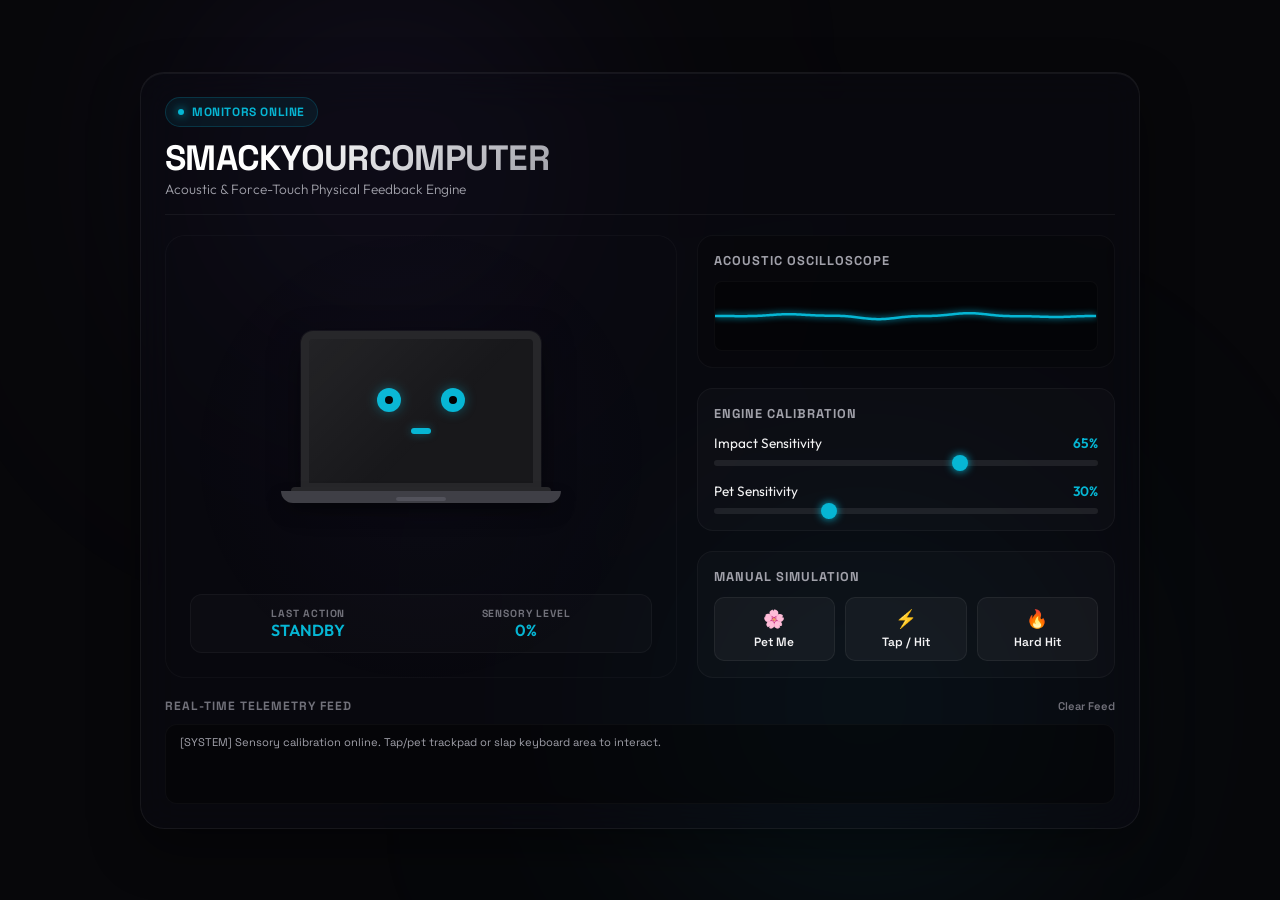
<file: web/index.html>
<!DOCTYPE html>
<html lang="en">
<head>
    <meta charset="UTF-8">
    <meta name="viewport" content="width=device-width, initial-scale=1.0">
    <title>SmackYourComputer Dashboard</title>
    <!-- Google Fonts for premium typography -->
    <link rel="preconnect" href="https://fonts.googleapis.com">
    <link rel="preconnect" href="https://fonts.gstatic.com" crossorigin>
    <link href="https://fonts.googleapis.com/css2?family=Outfit:wght@300;400;600;800&family=Space+Grotesk:wght@400;700&display=swap" rel="stylesheet">
    <link rel="stylesheet" href="index.css">
</head>
<body>
    <div class="background-decorations">
        <div class="glow-orb orb-1"></div>
        <div class="glow-orb orb-2"></div>
    </div>

    <div class="dashboard-container">
        <!-- Main Interface Glass -->
        <main class="dashboard-card">
            
            <!-- Header section -->
            <header class="dashboard-header">
                <div class="status-badge" id="system-status">
                    <span class="status-dot"></span>
                    <span class="status-text">MONITORS ONLINE</span>
                </div>
                <h1 class="dashboard-title">SMACKYOURCOMPUTER</h1>
                <p class="dashboard-subtitle">Acoustic & Force-Touch Physical Feedback Engine</p>
            </header>

            <!-- Grid Layout -->
            <div class="dashboard-grid">
                
                <!-- Left Panel: The Interactive Laptop Avatar -->
                <section class="panel avatar-panel">
                    <div class="avatar-container" id="avatar-container">
                        <!-- Custom designed cute laptop face -->
                        <div class="laptop-avatar" id="laptop-avatar">
                            <div class="laptop-screen">
                                <div class="face">
                                    <div class="eyes">
                                        <div class="eye left-eye">
                                            <div class="pupil"></div>
                                        </div>
                                        <div class="eye right-eye">
                                            <div class="pupil"></div>
                                        </div>
                                    </div>
                                    <div class="cheeks">
                                        <div class="cheek left-cheek"></div>
                                        <div class="cheek right-cheek"></div>
                                    </div>
                                    <div class="mouth" id="mouth"></div>
                                </div>
                                <div class="screen-overlay"></div>
                            </div>
                            <div class="laptop-base">
                                <div class="base-top"></div>
                                <div class="trackpad-indicator" id="trackpad-ind"></div>
                            </div>
                        </div>
                    </div>
                    
                    <div class="interaction-hud">
                        <div class="hud-stat">
                            <span class="hud-label">LAST ACTION</span>
                            <span class="hud-value" id="hud-last-action">STANDBY</span>
                        </div>
                        <div class="hud-stat">
                            <span class="hud-label">SENSORY LEVEL</span>
                            <span class="hud-value" id="hud-sensory-level">0%</span>
                        </div>
                    </div>
                </section>

                <!-- Right Panel: Configurations & Audio Wave -->
                <section class="panel control-panel">
                    
                    <!-- Wave Visualizer Card -->
                    <div class="sub-card visualizer-card">
                        <h3 class="card-title">ACOUSTIC OSCILLOSCOPE</h3>
                        <div class="canvas-container">
                            <canvas id="wave-canvas"></canvas>
                        </div>
                    </div>

                    <!-- Calibration Settings -->
                    <div class="sub-card calibration-card">
                        <h3 class="card-title">ENGINE CALIBRATION</h3>
                        
                        <div class="setting-row">
                            <div class="setting-info">
                                <label for="mic-threshold">Impact Sensitivity</label>
                                <span class="setting-value" id="mic-val">65%</span>
                            </div>
                            <input type="range" id="mic-threshold" min="1" max="100" value="65" class="slider">
                        </div>

                        <div class="setting-row">
                            <div class="setting-info">
                                <label for="pet-threshold">Pet Sensitivity</label>
                                <span class="setting-value" id="pet-val">30%</span>
                            </div>
                            <input type="range" id="pet-threshold" min="1" max="100" value="30" class="slider">
                        </div>
                    </div>

                    <!-- Manual Interactors (For testing) -->
                    <div class="sub-card test-card">
                        <h3 class="card-title">MANUAL SIMULATION</h3>
                        <div class="button-grid">
                            <button class="btn btn-pet" id="btn-simulate-pet">
                                <span class="btn-icon">🌸</span> Pet Me
                            </button>
                            <button class="btn btn-hit" id="btn-simulate-hit">
                                <span class="btn-icon">⚡</span> Tap / Hit
                            </button>
                            <button class="btn btn-hard" id="btn-simulate-hard">
                                <span class="btn-icon">🔥</span> Hard Hit
                            </button>
                        </div>
                    </div>

                </section>
            </div>

            <!-- Footer: Live Logs -->
            <footer class="dashboard-footer">
                <div class="log-container">
                    <div class="log-header">
                        <h4 class="log-title">REAL-TIME TELEMETRY FEED</h4>
                        <button class="btn-clear" id="btn-clear-logs">Clear Feed</button>
                    </div>
                    <div class="log-feed" id="log-feed">
                        <div class="log-entry system-msg">[SYSTEM] Sensory calibration online. Tap/pet trackpad or slap keyboard area to interact.</div>
                    </div>
                </div>
            </footer>

        </main>
    </div>
    
    <script src="index.js"></script>
</body>
</html>
</file>
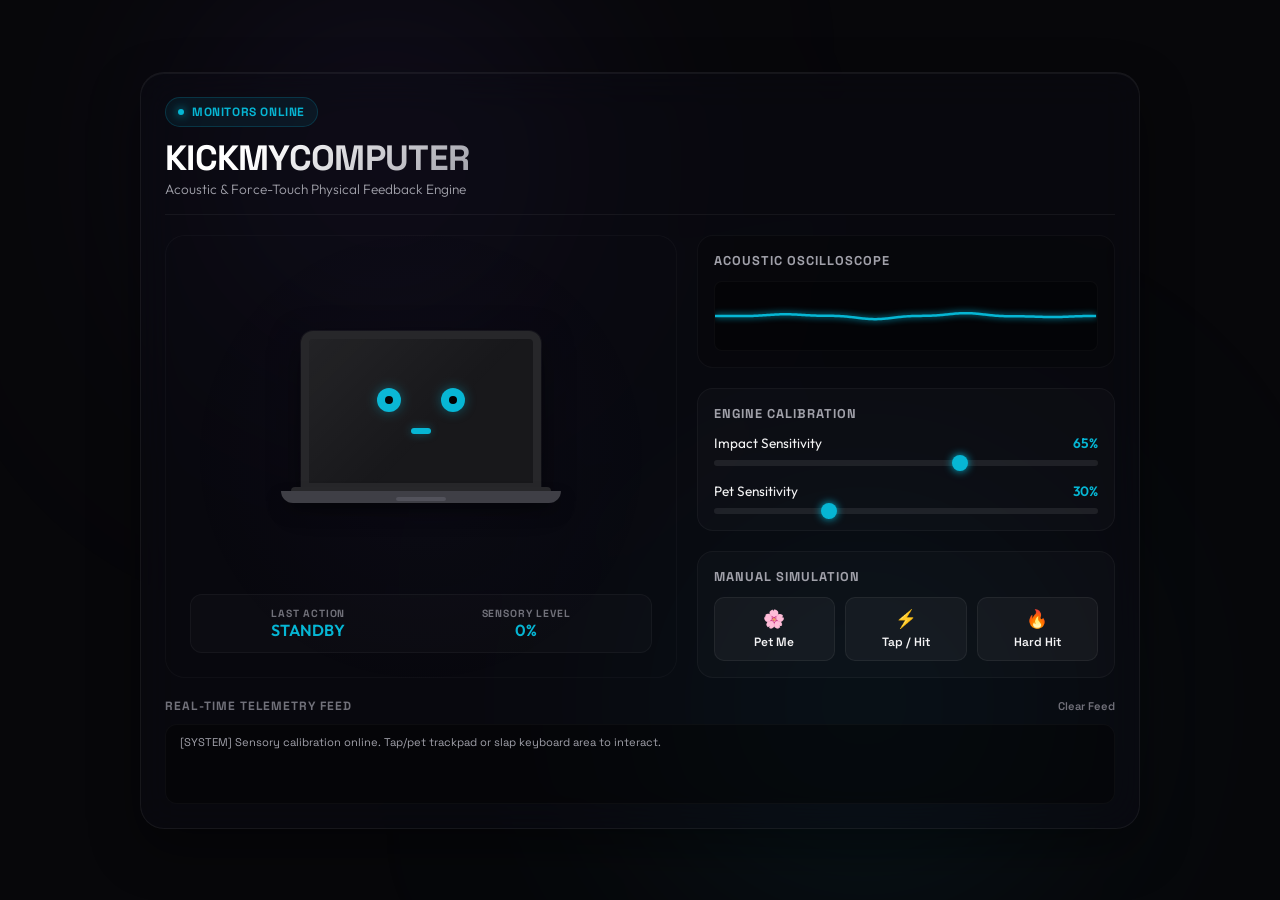
<file: KickMyComputer.app/Contents/Resources/index.html>
<!DOCTYPE html>
<html lang="en">
<head>
    <meta charset="UTF-8">
    <meta name="viewport" content="width=device-width, initial-scale=1.0">
    <title>KickMyComputer Dashboard</title>
    <!-- Google Fonts for premium typography -->
    <link rel="preconnect" href="https://fonts.googleapis.com">
    <link rel="preconnect" href="https://fonts.gstatic.com" crossorigin>
    <link href="https://fonts.googleapis.com/css2?family=Outfit:wght@300;400;600;800&family=Space+Grotesk:wght@400;700&display=swap" rel="stylesheet">
    <link rel="stylesheet" href="index.css">
</head>
<body>
    <div class="background-decorations">
        <div class="glow-orb orb-1"></div>
        <div class="glow-orb orb-2"></div>
    </div>

    <div class="dashboard-container">
        <!-- Main Interface Glass -->
        <main class="dashboard-card">
            
            <!-- Header section -->
            <header class="dashboard-header">
                <div class="status-badge" id="system-status">
                    <span class="status-dot"></span>
                    <span class="status-text">MONITORS ONLINE</span>
                </div>
                <h1 class="dashboard-title">KICKMYCOMPUTER</h1>
                <p class="dashboard-subtitle">Acoustic & Force-Touch Physical Feedback Engine</p>
            </header>

            <!-- Grid Layout -->
            <div class="dashboard-grid">
                
                <!-- Left Panel: The Interactive Laptop Avatar -->
                <section class="panel avatar-panel">
                    <div class="avatar-container" id="avatar-container">
                        <!-- Custom designed cute laptop face -->
                        <div class="laptop-avatar" id="laptop-avatar">
                            <div class="laptop-screen">
                                <div class="face">
                                    <div class="eyes">
                                        <div class="eye left-eye">
                                            <div class="pupil"></div>
                                        </div>
                                        <div class="eye right-eye">
                                            <div class="pupil"></div>
                                        </div>
                                    </div>
                                    <div class="cheeks">
                                        <div class="cheek left-cheek"></div>
                                        <div class="cheek right-cheek"></div>
                                    </div>
                                    <div class="mouth" id="mouth"></div>
                                </div>
                                <div class="screen-overlay"></div>
                            </div>
                            <div class="laptop-base">
                                <div class="base-top"></div>
                                <div class="trackpad-indicator" id="trackpad-ind"></div>
                            </div>
                        </div>
                    </div>
                    
                    <div class="interaction-hud">
                        <div class="hud-stat">
                            <span class="hud-label">LAST ACTION</span>
                            <span class="hud-value" id="hud-last-action">STANDBY</span>
                        </div>
                        <div class="hud-stat">
                            <span class="hud-label">SENSORY LEVEL</span>
                            <span class="hud-value" id="hud-sensory-level">0%</span>
                        </div>
                    </div>
                </section>

                <!-- Right Panel: Configurations & Audio Wave -->
                <section class="panel control-panel">
                    
                    <!-- Wave Visualizer Card -->
                    <div class="sub-card visualizer-card">
                        <h3 class="card-title">ACOUSTIC OSCILLOSCOPE</h3>
                        <div class="canvas-container">
                            <canvas id="wave-canvas"></canvas>
                        </div>
                    </div>

                    <!-- Calibration Settings -->
                    <div class="sub-card calibration-card">
                        <h3 class="card-title">ENGINE CALIBRATION</h3>
                        
                        <div class="setting-row">
                            <div class="setting-info">
                                <label for="mic-threshold">Impact Sensitivity</label>
                                <span class="setting-value" id="mic-val">65%</span>
                            </div>
                            <input type="range" id="mic-threshold" min="1" max="100" value="65" class="slider">
                        </div>

                        <div class="setting-row">
                            <div class="setting-info">
                                <label for="pet-threshold">Pet Sensitivity</label>
                                <span class="setting-value" id="pet-val">30%</span>
                            </div>
                            <input type="range" id="pet-threshold" min="1" max="100" value="30" class="slider">
                        </div>
                    </div>

                    <!-- Manual Interactors (For testing) -->
                    <div class="sub-card test-card">
                        <h3 class="card-title">MANUAL SIMULATION</h3>
                        <div class="button-grid">
                            <button class="btn btn-pet" id="btn-simulate-pet">
                                <span class="btn-icon">🌸</span> Pet Me
                            </button>
                            <button class="btn btn-hit" id="btn-simulate-hit">
                                <span class="btn-icon">⚡</span> Tap / Hit
                            </button>
                            <button class="btn btn-hard" id="btn-simulate-hard">
                                <span class="btn-icon">🔥</span> Hard Hit
                            </button>
                        </div>
                    </div>

                </section>
            </div>

            <!-- Footer: Live Logs -->
            <footer class="dashboard-footer">
                <div class="log-container">
                    <div class="log-header">
                        <h4 class="log-title">REAL-TIME TELEMETRY FEED</h4>
                        <button class="btn-clear" id="btn-clear-logs">Clear Feed</button>
                    </div>
                    <div class="log-feed" id="log-feed">
                        <div class="log-entry system-msg">[SYSTEM] Sensory calibration online. Tap/pet trackpad or slap keyboard area to interact.</div>
                    </div>
                </div>
            </footer>

        </main>
    </div>
    
    <script src="index.js"></script>
</body>
</html>
</file>
<file: web/index.css>
/* Core Theme Design System */
:root {
    --bg-dark: #07070a;
    --card-bg: rgba(13, 13, 20, 0.45);
    --card-border: rgba(255, 255, 255, 0.06);
    --card-glow: rgba(139, 92, 246, 0.05);
    
    --primary: #8b5cf6; /* Electric Violet */
    --primary-glow: rgba(139, 92, 246, 0.4);
    --cyan: #06b6d4; /* Neon Cyan */
    --cyan-glow: rgba(6, 182, 212, 0.4);
    --crimson: #ef4444; /* Angry Crimson */
    --crimson-glow: rgba(239, 68, 68, 0.5);
    --pink: #ec4899; /* Blush Pink */
    --pink-glow: rgba(236, 72, 153, 0.4);
    
    --text-main: #f4f4f5;
    --text-muted: #a1a1aa;
    --text-dark: #71717a;
    
    --font-heading: 'Space Grotesk', sans-serif;
    --font-body: 'Outfit', sans-serif;
    
    --transition-smooth: all 0.3s cubic-bezier(0.25, 0.8, 0.25, 1);
}

/* Reset and Layout Base */
* {
    box-sizing: border-box;
    margin: 0;
    padding: 0;
}

body {
    background-color: var(--bg-dark);
    color: var(--text-main);
    font-family: var(--font-body);
    min-height: 100vh;
    display: flex;
    justify-content: center;
    align-items: center;
    overflow-x: hidden;
    position: relative;
}

/* Stunning Ambient Glow Orbs in Background */
.background-decorations {
    position: absolute;
    top: 0;
    left: 0;
    width: 100vw;
    height: 100vh;
    overflow: hidden;
    z-index: 1;
    pointer-events: none;
}

.glow-orb {
    position: absolute;
    border-radius: 50%;
    filter: blur(120px);
    opacity: 0.15;
    mix-blend-mode: screen;
}

.orb-1 {
    top: -10%;
    left: 10%;
    width: 40vw;
    height: 40vw;
    background: radial-gradient(circle, var(--primary) 0%, transparent 70%);
    animation: pulse-slow 15s infinite alternate;
}

.orb-2 {
    bottom: -10%;
    right: 10%;
    width: 45vw;
    height: 45vw;
    background: radial-gradient(circle, var(--cyan) 0%, transparent 70%);
    animation: pulse-slow 18s infinite alternate-reverse;
}

/* Master Glassmorphic Dashboard Wrapper */
.dashboard-container {
    width: 92vw;
    max-width: 1000px;
    margin: 20px auto;
    z-index: 10;
}

.dashboard-card {
    background: var(--card-bg);
    border: 1px solid var(--card-border);
    backdrop-filter: blur(20px);
    -webkit-backdrop-filter: blur(20px);
    border-radius: 24px;
    padding: 24px;
    box-shadow: 0 20px 50px rgba(0, 0, 0, 0.4), 
                inset 0 1px 0 rgba(255, 255, 255, 0.05);
    display: flex;
    flex-direction: column;
    gap: 20px;
}

/* Header Design */
.dashboard-header {
    display: flex;
    flex-direction: column;
    align-items: flex-start;
    border-bottom: 1px solid rgba(255, 255, 255, 0.05);
    padding-bottom: 16px;
    position: relative;
}

.status-badge {
    display: inline-flex;
    align-items: center;
    gap: 8px;
    background: rgba(6, 182, 212, 0.08);
    border: 1px solid rgba(6, 182, 212, 0.2);
    padding: 6px 12px;
    border-radius: 100px;
    font-size: 0.75rem;
    font-weight: 700;
    color: var(--cyan);
    letter-spacing: 0.05em;
    font-family: var(--font-heading);
    margin-bottom: 8px;
}

.status-dot {
    width: 6px;
    height: 6px;
    background-color: var(--cyan);
    border-radius: 50%;
    box-shadow: 0 0 10px var(--cyan);
    animation: heart-pulse 1.5s infinite;
}

.dashboard-title {
    font-family: var(--font-heading);
    font-size: 2.2rem;
    font-weight: 800;
    letter-spacing: -0.02em;
    background: linear-gradient(135deg, #ffffff 30%, #a1a1aa 100%);
    -webkit-background-clip: text;
    -webkit-text-fill-color: transparent;
}

.dashboard-subtitle {
    font-size: 0.85rem;
    color: var(--text-muted);
    font-weight: 300;
}

/* Grid Layout */
.dashboard-grid {
    display: grid;
    grid-template-columns: 1.1fr 0.9fr;
    gap: 20px;
}

@media (max-width: 768px) {
    .dashboard-grid {
        grid-template-columns: 1fr;
    }
}

/* Panel Containers */
.panel {
    display: flex;
    flex-direction: column;
    gap: 20px;
}

.sub-card {
    background: rgba(255, 255, 255, 0.02);
    border: 1px solid rgba(255, 255, 255, 0.04);
    border-radius: 16px;
    padding: 16px;
    transition: var(--transition-smooth);
}

.sub-card:hover {
    border-color: rgba(255, 255, 255, 0.08);
    box-shadow: 0 8px 30px rgba(0, 0, 0, 0.2);
}

.card-title {
    font-family: var(--font-heading);
    font-size: 0.8rem;
    color: var(--text-muted);
    letter-spacing: 0.08em;
    text-transform: uppercase;
    margin-bottom: 12px;
    font-weight: 700;
}

/* Left Panel: The Laptop Avatar viewport */
.avatar-panel {
    background: radial-gradient(circle at center, rgba(139, 92, 246, 0.03) 0%, transparent 70%);
    border: 1px solid rgba(255, 255, 255, 0.03);
    border-radius: 20px;
    padding: 24px;
    justify-content: center;
    align-items: center;
    position: relative;
    overflow: hidden;
    min-height: 380px;
}

.avatar-container {
    perspective: 1000px;
    display: flex;
    justify-content: center;
    align-items: center;
    width: 100%;
    height: 100%;
}

/* HIGH FIDELITY LAPTOP AVATAR ENGINE */
.laptop-avatar {
    width: 280px;
    display: flex;
    flex-direction: column;
    align-items: center;
    transform-style: preserve-3d;
    transition: transform 0.5s cubic-bezier(0.175, 0.885, 0.32, 1.275);
}

.laptop-screen {
    width: 240px;
    height: 160px;
    background: #18181b;
    border: 8px solid #27272a;
    border-radius: 12px 12px 0 0;
    box-shadow: 0 10px 30px rgba(0,0,0,0.5),
                0 0 0 1px rgba(255,255,255,0.05);
    display: flex;
    justify-content: center;
    align-items: center;
    position: relative;
    overflow: hidden;
    transition: var(--transition-smooth);
}

.screen-overlay {
    position: absolute;
    top: 0;
    left: 0;
    right: 0;
    bottom: 0;
    background: linear-gradient(135deg, rgba(255,255,255,0.05) 0%, transparent 60%);
    pointer-events: none;
    z-index: 10;
}

/* The Face Structure */
.face {
    display: flex;
    flex-direction: column;
    align-items: center;
    gap: 16px;
    z-index: 5;
    transition: var(--transition-smooth);
}

.eyes {
    display: flex;
    gap: 40px;
}

.eye {
    width: 24px;
    height: 24px;
    background: var(--cyan);
    border-radius: 50%;
    display: flex;
    justify-content: center;
    align-items: center;
    position: relative;
    box-shadow: 0 0 12px var(--cyan-glow);
    transition: var(--transition-smooth);
}

.pupil {
    width: 8px;
    height: 8px;
    background: #000;
    border-radius: 50%;
    transition: var(--transition-smooth);
}

.cheeks {
    display: flex;
    gap: 80px;
    position: absolute;
    top: 72px;
}

.cheek {
    width: 14px;
    height: 8px;
    background: var(--pink);
    border-radius: 50%;
    opacity: 0;
    filter: blur(1px);
    transition: var(--transition-smooth);
}

.mouth {
    width: 20px;
    height: 6px;
    background: var(--cyan);
    border-radius: 100px;
    box-shadow: 0 0 8px var(--cyan-glow);
    transition: var(--transition-smooth);
}

/* Base Part */
.laptop-base {
    width: 280px;
    height: 12px;
    background: #3f3f46;
    border-radius: 0 0 16px 16px;
    box-shadow: 0 8px 16px rgba(0,0,0,0.4);
    position: relative;
    transform-style: preserve-3d;
}

.base-top {
    position: absolute;
    top: -4px;
    left: 10px;
    right: 10px;
    height: 4px;
    background: #27272a;
    border-radius: 4px 4px 0 0;
}

.trackpad-indicator {
    position: absolute;
    bottom: 2px;
    left: 50%;
    transform: translateX(-50%);
    width: 50px;
    height: 4px;
    background: #52525b;
    border-radius: 2px;
    transition: var(--transition-smooth);
}

/* PHYSICAL INTERACTIONS STATE DESIGN SYSTEM */

/* Ambient Breath when idle */
.laptop-avatar {
    animation: breathing 4s ease-in-out infinite;
}

@keyframes breathing {
    0% { transform: translateY(0) rotateX(0deg); }
    50% { transform: translateY(-4px) rotateX(2deg); }
    100% { transform: translateY(0) rotateX(0deg); }
}

/* STATE 1: PETTING (Heart Eyes, Blush, Glowing Base) */
.state-petting .laptop-screen {
    border-color: var(--pink);
    box-shadow: 0 10px 40px rgba(236, 72, 153, 0.25), 0 0 0 1px rgba(236,72,153,0.1);
}

.state-petting .eye {
    background: var(--pink);
    height: 12px;
    border-radius: 100px 100px 0 0; /* Arched happy eyes */
    box-shadow: 0 0 15px var(--pink-glow);
}
.state-petting .eye .pupil {
    opacity: 0;
}

.state-petting .cheek {
    opacity: 0.85;
}

.state-petting .mouth {
    width: 28px;
    height: 10px;
    background: var(--pink);
    border-radius: 0 0 100px 100px; /* Smiling mouth */
    box-shadow: 0 0 10px var(--pink-glow);
}

.state-petting .trackpad-indicator {
    background: var(--pink);
    box-shadow: 0 0 8px var(--pink);
}

.state-petting .laptop-avatar {
    animation: pet-sway 1.5s ease-in-out infinite;
}

@keyframes pet-sway {
    0% { transform: translateY(-3px) rotate(1deg); }
    50% { transform: translateY(-5px) rotate(-1deg); }
    100% { transform: translateY(-3px) rotate(1deg); }
}

/* STATE 2: HIT / SHOUT (Startled, Dizzy Eyes, Open Screaming Mouth, Shake) */
.state-hit .laptop-screen {
    border-color: var(--primary);
    box-shadow: 0 10px 45px rgba(139, 92, 246, 0.3), 0 0 0 1px rgba(139, 92, 246, 0.1);
    background: #0f0a1e; /* Visual screen flash */
}

.state-hit .eye {
    background: var(--primary);
    box-shadow: 0 0 15px var(--primary-glow);
    animation: eye-spin 0.5s linear infinite;
}
/* Dizzy X symbol for eye inside pupil */
.state-hit .eye::before, .state-hit .eye::after {
    content: '';
    position: absolute;
    width: 14px;
    height: 3px;
    background: #000;
    border-radius: 2px;
}
.state-hit .eye::before { transform: rotate(45deg); }
.state-hit .eye::after { transform: rotate(-45deg); }
.state-hit .pupil { opacity: 0; }

.state-hit .mouth {
    width: 18px;
    height: 18px;
    border-radius: 50%;
    background: var(--primary);
    box-shadow: 0 0 12px var(--primary-glow);
}

.state-hit .trackpad-indicator {
    background: var(--primary);
    box-shadow: 0 0 10px var(--primary);
}

.state-hit .laptop-avatar {
    animation: shake 0.15s ease-in-out infinite;
}

@keyframes shake {
    0% { transform: translate(3px, 2px) rotate(1deg); }
    20% { transform: translate(-3px, -2px) rotate(-1.5deg); }
    40% { transform: translate(-1px, 2px) rotate(0deg); }
    60% { transform: translate(2px, -1px) rotate(1deg); }
    80% { transform: translate(-2px, 1px) rotate(-1deg); }
    100% { transform: translate(1px, -2px) rotate(0.5deg); }
}

@keyframes eye-spin {
    100% { transform: rotate(360deg); }
}

/* STATE 3: HARD HIT / SWEARING (Super Angry, Crimson Screen, Sparks, Angry Slit Eyes) */
.state-hard-hit .laptop-screen {
    border-color: var(--crimson);
    box-shadow: 0 10px 50px rgba(239, 68, 68, 0.4), 0 0 0 1px rgba(239, 68, 68, 0.1);
    background: #270606;
}

.state-hard-hit .eye {
    background: var(--crimson);
    height: 8px; /* Angry horizontal slits */
    border-radius: 0;
    box-shadow: 0 0 15px var(--crimson-glow);
    transform: rotate(15deg); /* Angle left eye */
}
.state-hard-hit .left-eye { transform: rotate(15deg); }
.state-hard-hit .right-eye { transform: rotate(-15deg); }
.state-hard-hit .pupil { opacity: 0; }

.state-hard-hit .mouth {
    width: 32px;
    height: 4px; /* Straight angry line */
    background: var(--crimson);
    box-shadow: 0 0 10px var(--crimson-glow);
}

.state-hard-hit .trackpad-indicator {
    background: var(--crimson);
    box-shadow: 0 0 12px var(--crimson);
}

.state-hard-hit .laptop-avatar {
    animation: violent-shake 0.08s linear infinite;
}

@keyframes violent-shake {
    0% { transform: translate(4px, 4px) rotate(2deg); }
    25% { transform: translate(-4px, -4px) rotate(-2deg); }
    50% { transform: translate(-2px, 4px) rotate(0.5deg); }
    75% { transform: translate(4px, -2px) rotate(1.5deg); }
    100% { transform: translate(-4px, 2px) rotate(-2deg); }
}

/* Particle Systems (Hearts and Sparks) */
.particle {
    position: absolute;
    pointer-events: none;
    z-index: 15;
    animation: particle-rise 1.2s cubic-bezier(0.1, 0.8, 0.3, 1) forwards;
}

@keyframes particle-rise {
    0% { transform: translateY(0) scale(0.5) rotate(0deg); opacity: 1; }
    100% { transform: translateY(-80px) scale(1.3) rotate(360deg); opacity: 0; }
}

/* Sensory Indicators HUD */
.interaction-hud {
    display: flex;
    width: 100%;
    justify-content: space-around;
    background: rgba(255, 255, 255, 0.02);
    border: 1px solid rgba(255, 255, 255, 0.04);
    padding: 12px;
    border-radius: 12px;
}

.hud-stat {
    display: flex;
    flex-direction: column;
    align-items: center;
}

.hud-label {
    font-size: 0.65rem;
    color: var(--text-dark);
    font-weight: 700;
    letter-spacing: 0.08em;
    font-family: var(--font-heading);
}

.hud-value {
    font-size: 1rem;
    font-weight: 600;
    color: var(--cyan);
}

/* Right Panel Elements */

/* Audio wave canvas */
.visualizer-card {
    background: rgba(0, 0, 0, 0.2);
}

.canvas-container {
    width: 100%;
    height: 70px;
    border-radius: 8px;
    background: rgba(0, 0, 0, 0.3);
    overflow: hidden;
    border: 1px solid rgba(255, 255, 255, 0.03);
}

#wave-canvas {
    width: 100%;
    height: 100%;
    display: block;
}

/* Slider Controls */
.setting-row {
    display: flex;
    flex-direction: column;
    gap: 8px;
    margin-bottom: 16px;
}

.setting-row:last-child {
    margin-bottom: 0;
}

.setting-info {
    display: flex;
    justify-content: space-between;
    font-size: 0.85rem;
    font-weight: 400;
}

.setting-info label {
    color: var(--text-main);
}

.setting-value {
    color: var(--cyan);
    font-weight: 600;
}

.slider {
    -webkit-appearance: none;
    width: 100%;
    height: 6px;
    background: rgba(255, 255, 255, 0.08);
    border-radius: 3px;
    outline: none;
}

.slider::-webkit-slider-thumb {
    -webkit-appearance: none;
    width: 16px;
    height: 16px;
    border-radius: 50%;
    background: var(--cyan);
    box-shadow: 0 0 8px var(--cyan);
    cursor: pointer;
    transition: var(--transition-smooth);
}

.slider::-webkit-slider-thumb:hover {
    transform: scale(1.2);
}

/* Buttons Grid */
.button-grid {
    display: grid;
    grid-template-columns: repeat(3, 1fr);
    gap: 10px;
}

.btn {
    background: rgba(255, 255, 255, 0.04);
    border: 1px solid rgba(255, 255, 255, 0.06);
    color: var(--text-main);
    padding: 10px;
    border-radius: 10px;
    cursor: pointer;
    font-family: var(--font-heading);
    font-size: 0.75rem;
    font-weight: 600;
    display: flex;
    flex-direction: column;
    align-items: center;
    gap: 4px;
    transition: var(--transition-smooth);
}

.btn-icon {
    font-size: 1.1rem;
}

.btn-pet:hover {
    background: rgba(236, 72, 153, 0.1);
    border-color: rgba(236, 72, 153, 0.4);
    box-shadow: 0 0 10px rgba(236, 72, 153, 0.2);
}

.btn-hit:hover {
    background: rgba(139, 92, 246, 0.10);
    border-color: rgba(139, 92, 246, 0.4);
    box-shadow: 0 0 10px rgba(139, 92, 246, 0.2);
}

.btn-hard:hover {
    background: rgba(239, 68, 68, 0.10);
    border-color: rgba(239, 68, 68, 0.4);
    box-shadow: 0 0 10px rgba(239, 68, 68, 0.2);
}

/* Real-Time Telemetry Feed Footer */
.log-container {
    display: flex;
    flex-direction: column;
    gap: 10px;
}

.log-header {
    display: flex;
    justify-content: space-between;
    align-items: center;
}

.log-title {
    font-family: var(--font-heading);
    font-size: 0.75rem;
    color: var(--text-dark);
    letter-spacing: 0.08em;
    font-weight: 700;
}

.btn-clear {
    background: transparent;
    border: none;
    color: var(--text-dark);
    font-size: 0.7rem;
    font-weight: 600;
    cursor: pointer;
    font-family: var(--font-heading);
    transition: var(--transition-smooth);
}

.btn-clear:hover {
    color: var(--text-muted);
}

.log-feed {
    height: 80px;
    background: rgba(0, 0, 0, 0.35);
    border: 1px solid rgba(255, 255, 255, 0.03);
    border-radius: 12px;
    padding: 10px 14px;
    font-family: 'Space Grotesk', monospace;
    font-size: 0.7rem;
    overflow-y: auto;
    display: flex;
    flex-direction: column;
    gap: 6px;
    scroll-behavior: smooth;
}

.log-entry {
    color: var(--text-muted);
}

.log-entry-pet {
    color: var(--pink);
}

.log-entry-hit {
    color: var(--primary);
}

.log-entry-hard {
    color: var(--crimson);
    font-weight: 700;
}

/* Extra Keyframe Utilities */
@keyframes pulse-slow {
    0% { transform: scale(1) translate(0, 0); }
    100% { transform: scale(1.1) translate(2%, 3%); }
}

@keyframes heart-pulse {
    0% { transform: scale(1); box-shadow: 0 0 10px var(--cyan-glow); }
    50% { transform: scale(1.3); box-shadow: 0 0 20px var(--cyan); }
    100% { transform: scale(1); box-shadow: 0 0 10px var(--cyan-glow); }
}
</file>
<file: KickMyComputer.app/Contents/Resources/index.css>
/* Core Theme Design System */
:root {
    --bg-dark: #07070a;
    --card-bg: rgba(13, 13, 20, 0.45);
    --card-border: rgba(255, 255, 255, 0.06);
    --card-glow: rgba(139, 92, 246, 0.05);
    
    --primary: #8b5cf6; /* Electric Violet */
    --primary-glow: rgba(139, 92, 246, 0.4);
    --cyan: #06b6d4; /* Neon Cyan */
    --cyan-glow: rgba(6, 182, 212, 0.4);
    --crimson: #ef4444; /* Angry Crimson */
    --crimson-glow: rgba(239, 68, 68, 0.5);
    --pink: #ec4899; /* Blush Pink */
    --pink-glow: rgba(236, 72, 153, 0.4);
    
    --text-main: #f4f4f5;
    --text-muted: #a1a1aa;
    --text-dark: #71717a;
    
    --font-heading: 'Space Grotesk', sans-serif;
    --font-body: 'Outfit', sans-serif;
    
    --transition-smooth: all 0.3s cubic-bezier(0.25, 0.8, 0.25, 1);
}

/* Reset and Layout Base */
* {
    box-sizing: border-box;
    margin: 0;
    padding: 0;
}

body {
    background-color: var(--bg-dark);
    color: var(--text-main);
    font-family: var(--font-body);
    min-height: 100vh;
    display: flex;
    justify-content: center;
    align-items: center;
    overflow-x: hidden;
    position: relative;
}

/* Stunning Ambient Glow Orbs in Background */
.background-decorations {
    position: absolute;
    top: 0;
    left: 0;
    width: 100vw;
    height: 100vh;
    overflow: hidden;
    z-index: 1;
    pointer-events: none;
}

.glow-orb {
    position: absolute;
    border-radius: 50%;
    filter: blur(120px);
    opacity: 0.15;
    mix-blend-mode: screen;
}

.orb-1 {
    top: -10%;
    left: 10%;
    width: 40vw;
    height: 40vw;
    background: radial-gradient(circle, var(--primary) 0%, transparent 70%);
    animation: pulse-slow 15s infinite alternate;
}

.orb-2 {
    bottom: -10%;
    right: 10%;
    width: 45vw;
    height: 45vw;
    background: radial-gradient(circle, var(--cyan) 0%, transparent 70%);
    animation: pulse-slow 18s infinite alternate-reverse;
}

/* Master Glassmorphic Dashboard Wrapper */
.dashboard-container {
    width: 92vw;
    max-width: 1000px;
    margin: 20px auto;
    z-index: 10;
}

.dashboard-card {
    background: var(--card-bg);
    border: 1px solid var(--card-border);
    backdrop-filter: blur(20px);
    -webkit-backdrop-filter: blur(20px);
    border-radius: 24px;
    padding: 24px;
    box-shadow: 0 20px 50px rgba(0, 0, 0, 0.4), 
                inset 0 1px 0 rgba(255, 255, 255, 0.05);
    display: flex;
    flex-direction: column;
    gap: 20px;
}

/* Header Design */
.dashboard-header {
    display: flex;
    flex-direction: column;
    align-items: flex-start;
    border-bottom: 1px solid rgba(255, 255, 255, 0.05);
    padding-bottom: 16px;
    position: relative;
}

.status-badge {
    display: inline-flex;
    align-items: center;
    gap: 8px;
    background: rgba(6, 182, 212, 0.08);
    border: 1px solid rgba(6, 182, 212, 0.2);
    padding: 6px 12px;
    border-radius: 100px;
    font-size: 0.75rem;
    font-weight: 700;
    color: var(--cyan);
    letter-spacing: 0.05em;
    font-family: var(--font-heading);
    margin-bottom: 8px;
}

.status-dot {
    width: 6px;
    height: 6px;
    background-color: var(--cyan);
    border-radius: 50%;
    box-shadow: 0 0 10px var(--cyan);
    animation: heart-pulse 1.5s infinite;
}

.dashboard-title {
    font-family: var(--font-heading);
    font-size: 2.2rem;
    font-weight: 800;
    letter-spacing: -0.02em;
    background: linear-gradient(135deg, #ffffff 30%, #a1a1aa 100%);
    -webkit-background-clip: text;
    -webkit-text-fill-color: transparent;
}

.dashboard-subtitle {
    font-size: 0.85rem;
    color: var(--text-muted);
    font-weight: 300;
}

/* Grid Layout */
.dashboard-grid {
    display: grid;
    grid-template-columns: 1.1fr 0.9fr;
    gap: 20px;
}

@media (max-width: 768px) {
    .dashboard-grid {
        grid-template-columns: 1fr;
    }
}

/* Panel Containers */
.panel {
    display: flex;
    flex-direction: column;
    gap: 20px;
}

.sub-card {
    background: rgba(255, 255, 255, 0.02);
    border: 1px solid rgba(255, 255, 255, 0.04);
    border-radius: 16px;
    padding: 16px;
    transition: var(--transition-smooth);
}

.sub-card:hover {
    border-color: rgba(255, 255, 255, 0.08);
    box-shadow: 0 8px 30px rgba(0, 0, 0, 0.2);
}

.card-title {
    font-family: var(--font-heading);
    font-size: 0.8rem;
    color: var(--text-muted);
    letter-spacing: 0.08em;
    text-transform: uppercase;
    margin-bottom: 12px;
    font-weight: 700;
}

/* Left Panel: The Laptop Avatar viewport */
.avatar-panel {
    background: radial-gradient(circle at center, rgba(139, 92, 246, 0.03) 0%, transparent 70%);
    border: 1px solid rgba(255, 255, 255, 0.03);
    border-radius: 20px;
    padding: 24px;
    justify-content: center;
    align-items: center;
    position: relative;
    overflow: hidden;
    min-height: 380px;
}

.avatar-container {
    perspective: 1000px;
    display: flex;
    justify-content: center;
    align-items: center;
    width: 100%;
    height: 100%;
}

/* HIGH FIDELITY LAPTOP AVATAR ENGINE */
.laptop-avatar {
    width: 280px;
    display: flex;
    flex-direction: column;
    align-items: center;
    transform-style: preserve-3d;
    transition: transform 0.5s cubic-bezier(0.175, 0.885, 0.32, 1.275);
}

.laptop-screen {
    width: 240px;
    height: 160px;
    background: #18181b;
    border: 8px solid #27272a;
    border-radius: 12px 12px 0 0;
    box-shadow: 0 10px 30px rgba(0,0,0,0.5),
                0 0 0 1px rgba(255,255,255,0.05);
    display: flex;
    justify-content: center;
    align-items: center;
    position: relative;
    overflow: hidden;
    transition: var(--transition-smooth);
}

.screen-overlay {
    position: absolute;
    top: 0;
    left: 0;
    right: 0;
    bottom: 0;
    background: linear-gradient(135deg, rgba(255,255,255,0.05) 0%, transparent 60%);
    pointer-events: none;
    z-index: 10;
}

/* The Face Structure */
.face {
    display: flex;
    flex-direction: column;
    align-items: center;
    gap: 16px;
    z-index: 5;
    transition: var(--transition-smooth);
}

.eyes {
    display: flex;
    gap: 40px;
}

.eye {
    width: 24px;
    height: 24px;
    background: var(--cyan);
    border-radius: 50%;
    display: flex;
    justify-content: center;
    align-items: center;
    position: relative;
    box-shadow: 0 0 12px var(--cyan-glow);
    transition: var(--transition-smooth);
}

.pupil {
    width: 8px;
    height: 8px;
    background: #000;
    border-radius: 50%;
    transition: var(--transition-smooth);
}

.cheeks {
    display: flex;
    gap: 80px;
    position: absolute;
    top: 72px;
}

.cheek {
    width: 14px;
    height: 8px;
    background: var(--pink);
    border-radius: 50%;
    opacity: 0;
    filter: blur(1px);
    transition: var(--transition-smooth);
}

.mouth {
    width: 20px;
    height: 6px;
    background: var(--cyan);
    border-radius: 100px;
    box-shadow: 0 0 8px var(--cyan-glow);
    transition: var(--transition-smooth);
}

/* Base Part */
.laptop-base {
    width: 280px;
    height: 12px;
    background: #3f3f46;
    border-radius: 0 0 16px 16px;
    box-shadow: 0 8px 16px rgba(0,0,0,0.4);
    position: relative;
    transform-style: preserve-3d;
}

.base-top {
    position: absolute;
    top: -4px;
    left: 10px;
    right: 10px;
    height: 4px;
    background: #27272a;
    border-radius: 4px 4px 0 0;
}

.trackpad-indicator {
    position: absolute;
    bottom: 2px;
    left: 50%;
    transform: translateX(-50%);
    width: 50px;
    height: 4px;
    background: #52525b;
    border-radius: 2px;
    transition: var(--transition-smooth);
}

/* PHYSICAL INTERACTIONS STATE DESIGN SYSTEM */

/* Ambient Breath when idle */
.laptop-avatar {
    animation: breathing 4s ease-in-out infinite;
}

@keyframes breathing {
    0% { transform: translateY(0) rotateX(0deg); }
    50% { transform: translateY(-4px) rotateX(2deg); }
    100% { transform: translateY(0) rotateX(0deg); }
}

/* STATE 1: PETTING (Heart Eyes, Blush, Glowing Base) */
.state-petting .laptop-screen {
    border-color: var(--pink);
    box-shadow: 0 10px 40px rgba(236, 72, 153, 0.25), 0 0 0 1px rgba(236,72,153,0.1);
}

.state-petting .eye {
    background: var(--pink);
    height: 12px;
    border-radius: 100px 100px 0 0; /* Arched happy eyes */
    box-shadow: 0 0 15px var(--pink-glow);
}
.state-petting .eye .pupil {
    opacity: 0;
}

.state-petting .cheek {
    opacity: 0.85;
}

.state-petting .mouth {
    width: 28px;
    height: 10px;
    background: var(--pink);
    border-radius: 0 0 100px 100px; /* Smiling mouth */
    box-shadow: 0 0 10px var(--pink-glow);
}

.state-petting .trackpad-indicator {
    background: var(--pink);
    box-shadow: 0 0 8px var(--pink);
}

.state-petting .laptop-avatar {
    animation: pet-sway 1.5s ease-in-out infinite;
}

@keyframes pet-sway {
    0% { transform: translateY(-3px) rotate(1deg); }
    50% { transform: translateY(-5px) rotate(-1deg); }
    100% { transform: translateY(-3px) rotate(1deg); }
}

/* STATE 2: HIT / SHOUT (Startled, Dizzy Eyes, Open Screaming Mouth, Shake) */
.state-hit .laptop-screen {
    border-color: var(--primary);
    box-shadow: 0 10px 45px rgba(139, 92, 246, 0.3), 0 0 0 1px rgba(139, 92, 246, 0.1);
    background: #0f0a1e; /* Visual screen flash */
}

.state-hit .eye {
    background: var(--primary);
    box-shadow: 0 0 15px var(--primary-glow);
    animation: eye-spin 0.5s linear infinite;
}
/* Dizzy X symbol for eye inside pupil */
.state-hit .eye::before, .state-hit .eye::after {
    content: '';
    position: absolute;
    width: 14px;
    height: 3px;
    background: #000;
    border-radius: 2px;
}
.state-hit .eye::before { transform: rotate(45deg); }
.state-hit .eye::after { transform: rotate(-45deg); }
.state-hit .pupil { opacity: 0; }

.state-hit .mouth {
    width: 18px;
    height: 18px;
    border-radius: 50%;
    background: var(--primary);
    box-shadow: 0 0 12px var(--primary-glow);
}

.state-hit .trackpad-indicator {
    background: var(--primary);
    box-shadow: 0 0 10px var(--primary);
}

.state-hit .laptop-avatar {
    animation: shake 0.15s ease-in-out infinite;
}

@keyframes shake {
    0% { transform: translate(3px, 2px) rotate(1deg); }
    20% { transform: translate(-3px, -2px) rotate(-1.5deg); }
    40% { transform: translate(-1px, 2px) rotate(0deg); }
    60% { transform: translate(2px, -1px) rotate(1deg); }
    80% { transform: translate(-2px, 1px) rotate(-1deg); }
    100% { transform: translate(1px, -2px) rotate(0.5deg); }
}

@keyframes eye-spin {
    100% { transform: rotate(360deg); }
}

/* STATE 3: HARD HIT / SWEARING (Super Angry, Crimson Screen, Sparks, Angry Slit Eyes) */
.state-hard-hit .laptop-screen {
    border-color: var(--crimson);
    box-shadow: 0 10px 50px rgba(239, 68, 68, 0.4), 0 0 0 1px rgba(239, 68, 68, 0.1);
    background: #270606;
}

.state-hard-hit .eye {
    background: var(--crimson);
    height: 8px; /* Angry horizontal slits */
    border-radius: 0;
    box-shadow: 0 0 15px var(--crimson-glow);
    transform: rotate(15deg); /* Angle left eye */
}
.state-hard-hit .left-eye { transform: rotate(15deg); }
.state-hard-hit .right-eye { transform: rotate(-15deg); }
.state-hard-hit .pupil { opacity: 0; }

.state-hard-hit .mouth {
    width: 32px;
    height: 4px; /* Straight angry line */
    background: var(--crimson);
    box-shadow: 0 0 10px var(--crimson-glow);
}

.state-hard-hit .trackpad-indicator {
    background: var(--crimson);
    box-shadow: 0 0 12px var(--crimson);
}

.state-hard-hit .laptop-avatar {
    animation: violent-shake 0.08s linear infinite;
}

@keyframes violent-shake {
    0% { transform: translate(4px, 4px) rotate(2deg); }
    25% { transform: translate(-4px, -4px) rotate(-2deg); }
    50% { transform: translate(-2px, 4px) rotate(0.5deg); }
    75% { transform: translate(4px, -2px) rotate(1.5deg); }
    100% { transform: translate(-4px, 2px) rotate(-2deg); }
}

/* Particle Systems (Hearts and Sparks) */
.particle {
    position: absolute;
    pointer-events: none;
    z-index: 15;
    animation: particle-rise 1.2s cubic-bezier(0.1, 0.8, 0.3, 1) forwards;
}

@keyframes particle-rise {
    0% { transform: translateY(0) scale(0.5) rotate(0deg); opacity: 1; }
    100% { transform: translateY(-80px) scale(1.3) rotate(360deg); opacity: 0; }
}

/* Sensory Indicators HUD */
.interaction-hud {
    display: flex;
    width: 100%;
    justify-content: space-around;
    background: rgba(255, 255, 255, 0.02);
    border: 1px solid rgba(255, 255, 255, 0.04);
    padding: 12px;
    border-radius: 12px;
}

.hud-stat {
    display: flex;
    flex-direction: column;
    align-items: center;
}

.hud-label {
    font-size: 0.65rem;
    color: var(--text-dark);
    font-weight: 700;
    letter-spacing: 0.08em;
    font-family: var(--font-heading);
}

.hud-value {
    font-size: 1rem;
    font-weight: 600;
    color: var(--cyan);
}

/* Right Panel Elements */

/* Audio wave canvas */
.visualizer-card {
    background: rgba(0, 0, 0, 0.2);
}

.canvas-container {
    width: 100%;
    height: 70px;
    border-radius: 8px;
    background: rgba(0, 0, 0, 0.3);
    overflow: hidden;
    border: 1px solid rgba(255, 255, 255, 0.03);
}

#wave-canvas {
    width: 100%;
    height: 100%;
    display: block;
}

/* Slider Controls */
.setting-row {
    display: flex;
    flex-direction: column;
    gap: 8px;
    margin-bottom: 16px;
}

.setting-row:last-child {
    margin-bottom: 0;
}

.setting-info {
    display: flex;
    justify-content: space-between;
    font-size: 0.85rem;
    font-weight: 400;
}

.setting-info label {
    color: var(--text-main);
}

.setting-value {
    color: var(--cyan);
    font-weight: 600;
}

.slider {
    -webkit-appearance: none;
    width: 100%;
    height: 6px;
    background: rgba(255, 255, 255, 0.08);
    border-radius: 3px;
    outline: none;
}

.slider::-webkit-slider-thumb {
    -webkit-appearance: none;
    width: 16px;
    height: 16px;
    border-radius: 50%;
    background: var(--cyan);
    box-shadow: 0 0 8px var(--cyan);
    cursor: pointer;
    transition: var(--transition-smooth);
}

.slider::-webkit-slider-thumb:hover {
    transform: scale(1.2);
}

/* Buttons Grid */
.button-grid {
    display: grid;
    grid-template-columns: repeat(3, 1fr);
    gap: 10px;
}

.btn {
    background: rgba(255, 255, 255, 0.04);
    border: 1px solid rgba(255, 255, 255, 0.06);
    color: var(--text-main);
    padding: 10px;
    border-radius: 10px;
    cursor: pointer;
    font-family: var(--font-heading);
    font-size: 0.75rem;
    font-weight: 600;
    display: flex;
    flex-direction: column;
    align-items: center;
    gap: 4px;
    transition: var(--transition-smooth);
}

.btn-icon {
    font-size: 1.1rem;
}

.btn-pet:hover {
    background: rgba(236, 72, 153, 0.1);
    border-color: rgba(236, 72, 153, 0.4);
    box-shadow: 0 0 10px rgba(236, 72, 153, 0.2);
}

.btn-hit:hover {
    background: rgba(139, 92, 246, 0.10);
    border-color: rgba(139, 92, 246, 0.4);
    box-shadow: 0 0 10px rgba(139, 92, 246, 0.2);
}

.btn-hard:hover {
    background: rgba(239, 68, 68, 0.10);
    border-color: rgba(239, 68, 68, 0.4);
    box-shadow: 0 0 10px rgba(239, 68, 68, 0.2);
}

/* Real-Time Telemetry Feed Footer */
.log-container {
    display: flex;
    flex-direction: column;
    gap: 10px;
}

.log-header {
    display: flex;
    justify-content: space-between;
    align-items: center;
}

.log-title {
    font-family: var(--font-heading);
    font-size: 0.75rem;
    color: var(--text-dark);
    letter-spacing: 0.08em;
    font-weight: 700;
}

.btn-clear {
    background: transparent;
    border: none;
    color: var(--text-dark);
    font-size: 0.7rem;
    font-weight: 600;
    cursor: pointer;
    font-family: var(--font-heading);
    transition: var(--transition-smooth);
}

.btn-clear:hover {
    color: var(--text-muted);
}

.log-feed {
    height: 80px;
    background: rgba(0, 0, 0, 0.35);
    border: 1px solid rgba(255, 255, 255, 0.03);
    border-radius: 12px;
    padding: 10px 14px;
    font-family: 'Space Grotesk', monospace;
    font-size: 0.7rem;
    overflow-y: auto;
    display: flex;
    flex-direction: column;
    gap: 6px;
    scroll-behavior: smooth;
}

.log-entry {
    color: var(--text-muted);
}

.log-entry-pet {
    color: var(--pink);
}

.log-entry-hit {
    color: var(--primary);
}

.log-entry-hard {
    color: var(--crimson);
    font-weight: 700;
}

/* Extra Keyframe Utilities */
@keyframes pulse-slow {
    0% { transform: scale(1) translate(0, 0); }
    100% { transform: scale(1.1) translate(2%, 3%); }
}

@keyframes heart-pulse {
    0% { transform: scale(1); box-shadow: 0 0 10px var(--cyan-glow); }
    50% { transform: scale(1.3); box-shadow: 0 0 20px var(--cyan); }
    100% { transform: scale(1); box-shadow: 0 0 10px var(--cyan-glow); }
}
</file>
